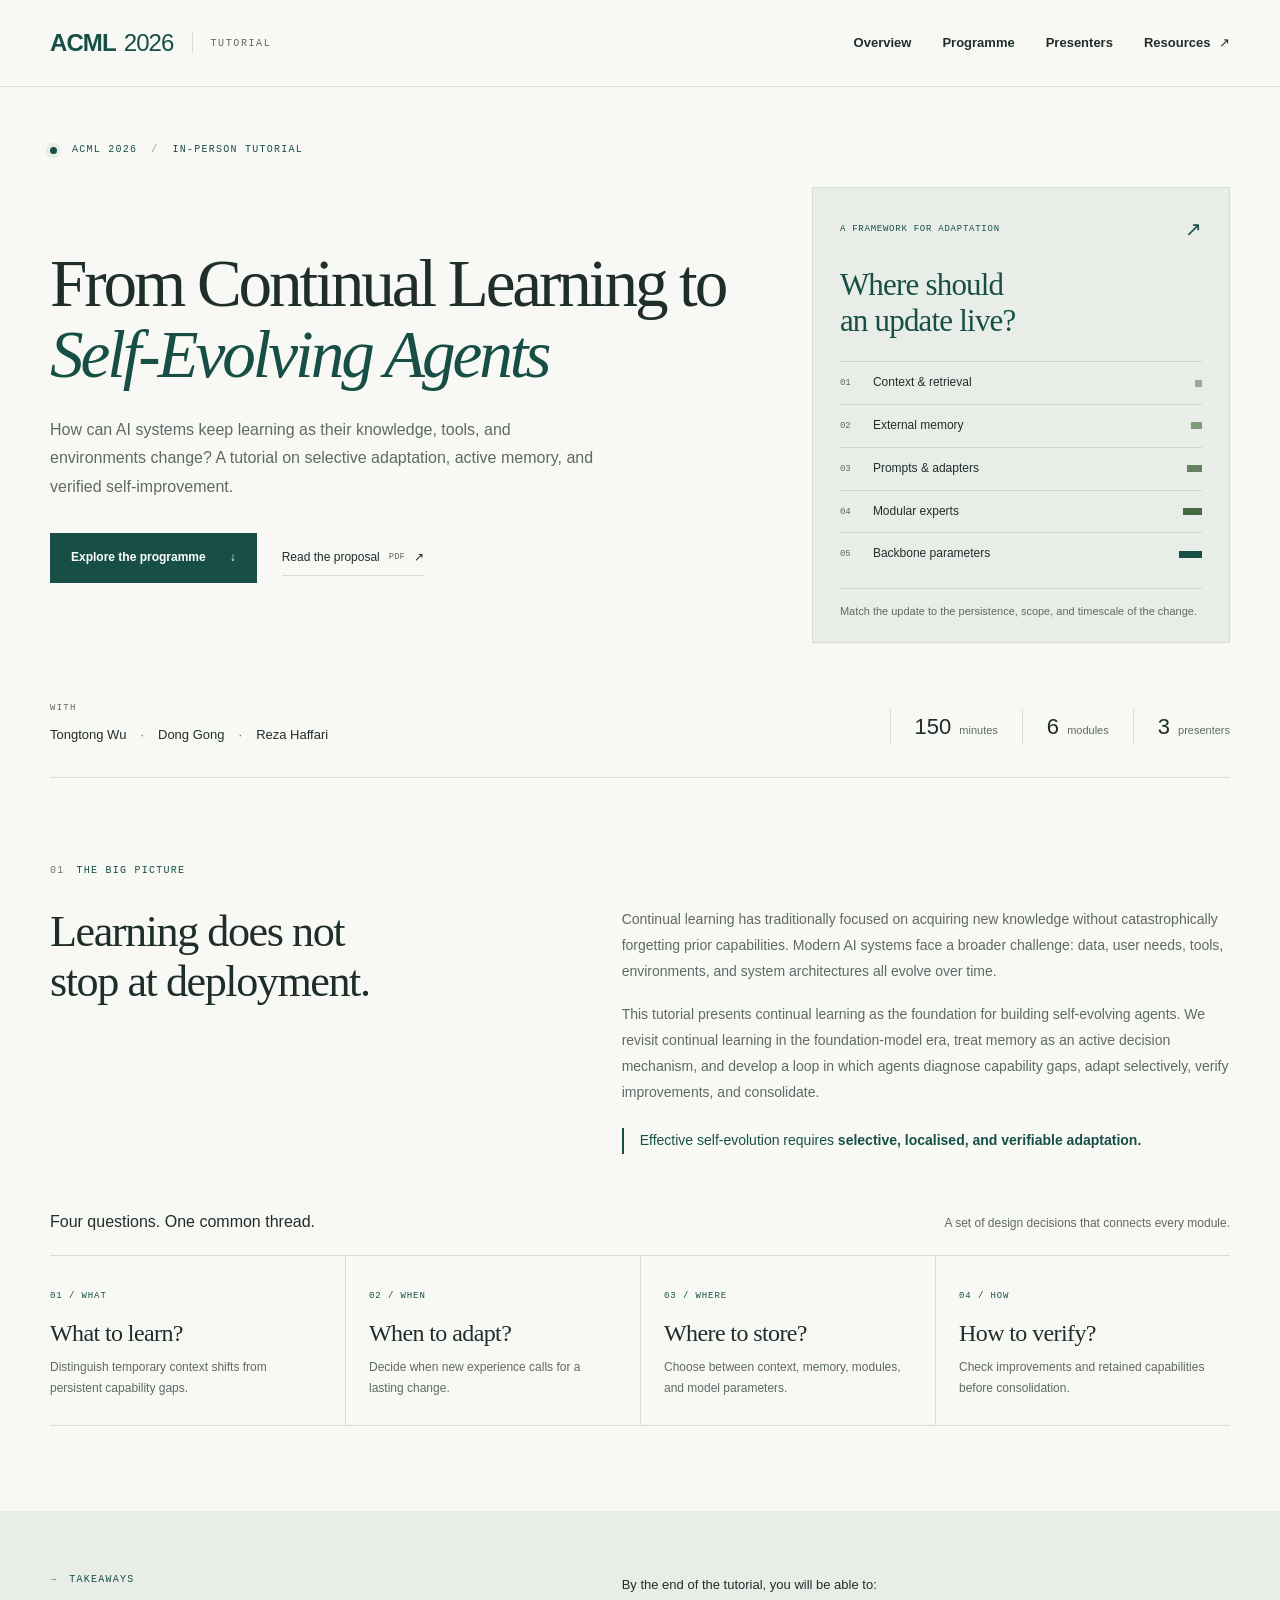
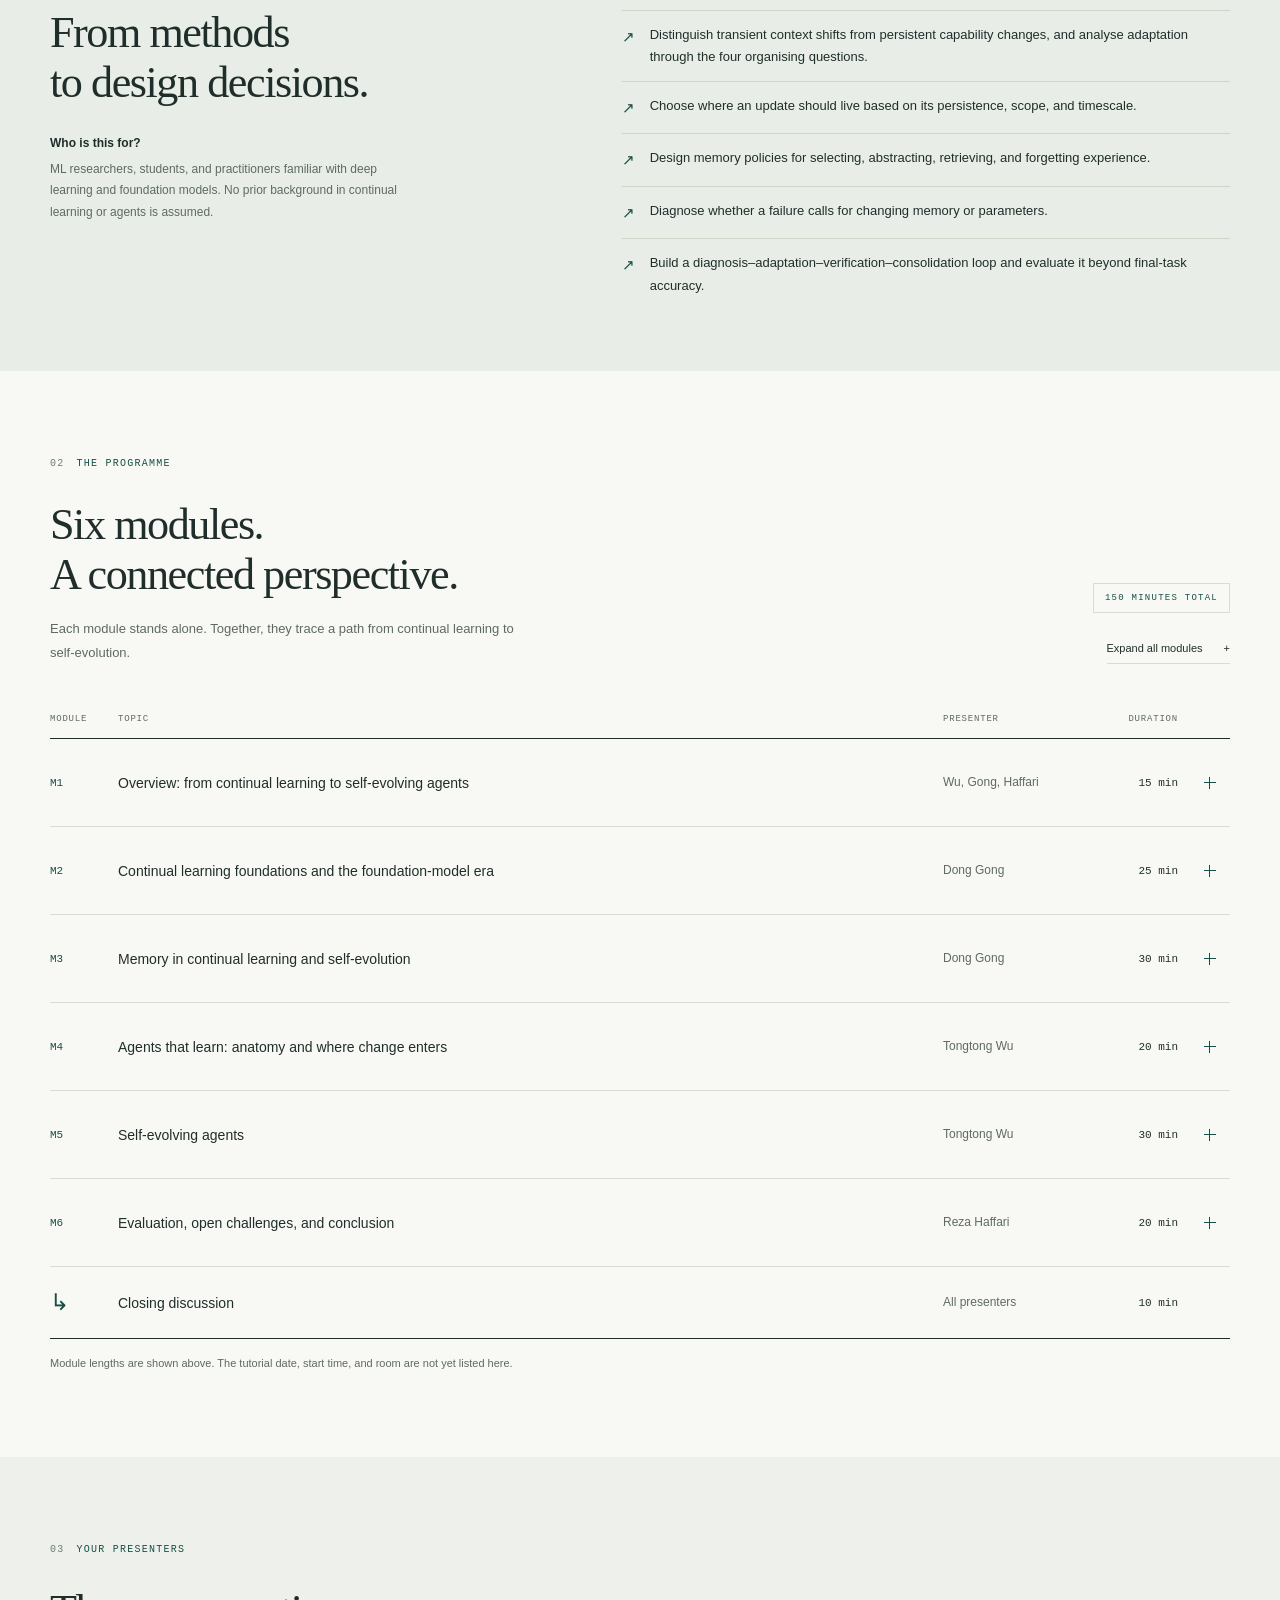
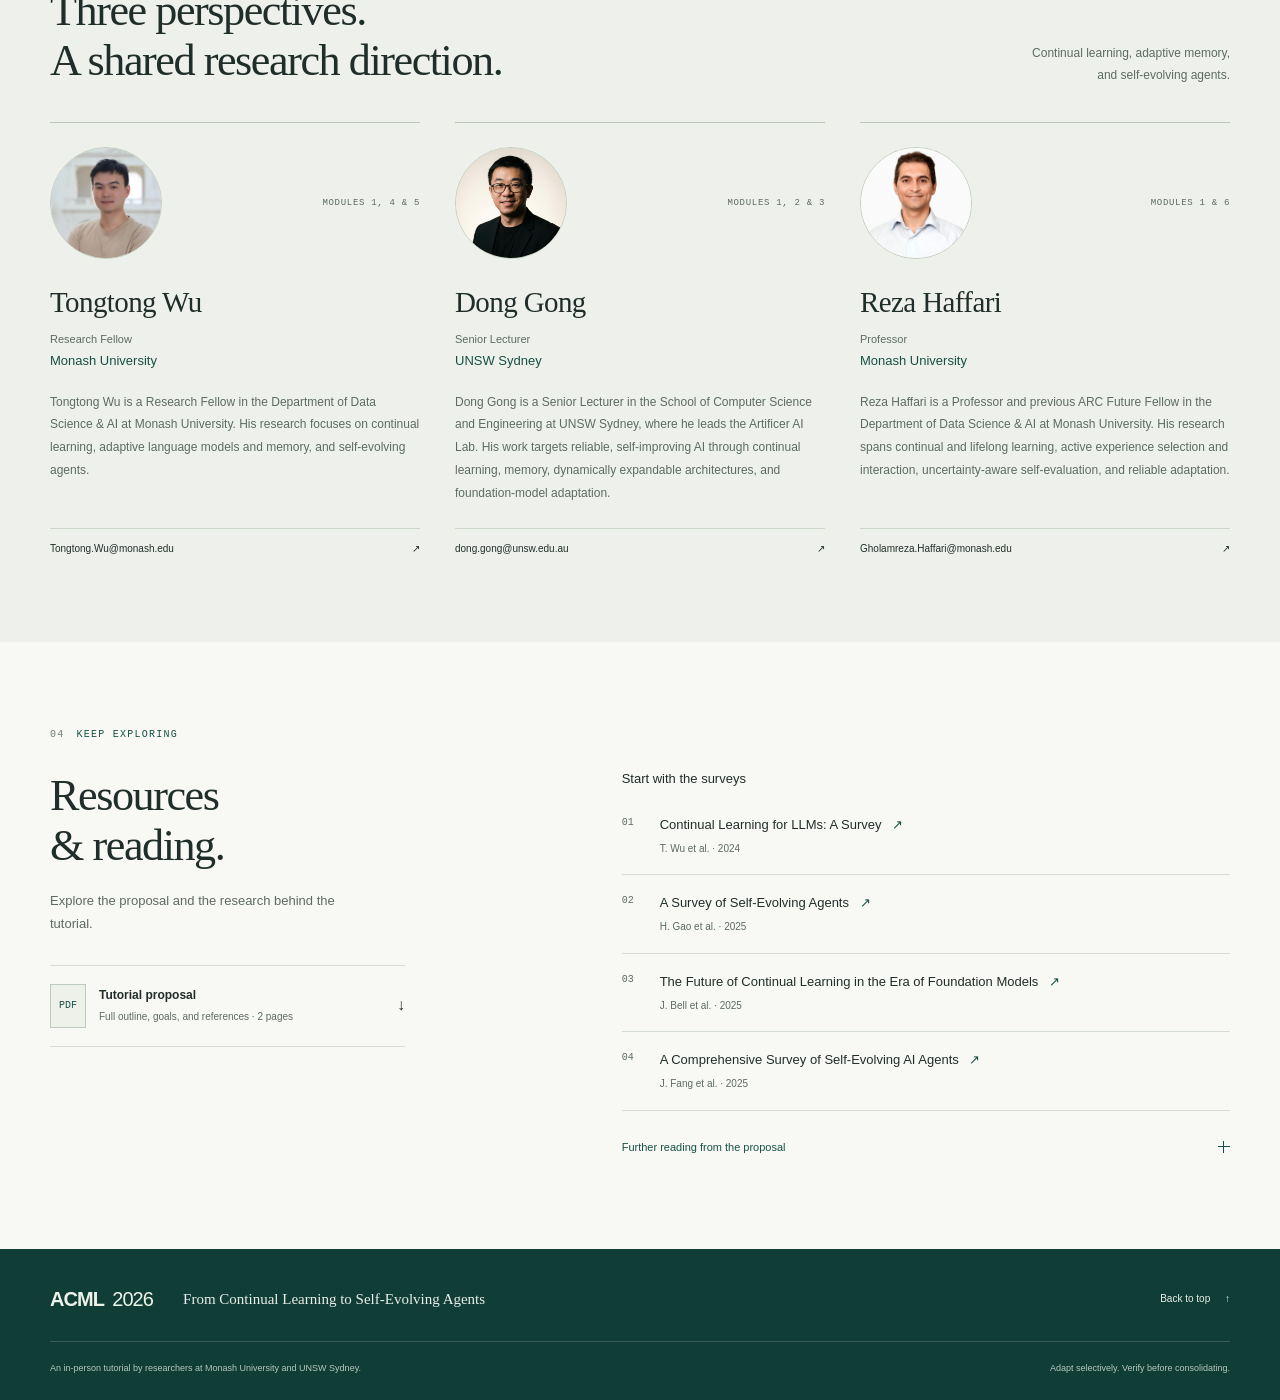
<file: index.html>
<!doctype html>
<html lang="en">
<head>
  <meta charset="utf-8">
  <meta name="viewport" content="width=device-width, initial-scale=1">
  <meta name="theme-color" content="#174f46">
  <meta name="description" content="An ACML 2026 tutorial connecting continual learning, foundation models, memory, and self-evolving agents. With Tongtong Wu, Dong Gong, and Reza Haffari.">
  <meta property="og:type" content="website">
  <meta property="og:title" content="From Continual Learning to Self-Evolving Agents | ACML 2026">
  <meta property="og:description" content="What to learn. When to adapt. Where to store. How to verify. A 150-minute, in-person tutorial at ACML 2026.">
  <title>From Continual Learning to Self-Evolving Agents · ACML 2026</title>
  <link rel="icon" href="assets/favicon.svg" type="image/svg+xml">
  <link rel="stylesheet" href="assets/styles.css">
  <script src="assets/main.js" defer></script>
</head>
<body id="top">
  <a class="skip-link" href="#main">Skip to content</a>

  <header class="site-header">
    <div class="container header-inner">
      <a class="wordmark" href="#top" aria-label="ACML 2026 tutorial, back to top">ACML<span>2026</span><span class="wordmark-divider" aria-hidden="true"></span><span class="wordmark-label">TUTORIAL</span></a>
      <button class="menu-toggle" type="button" aria-expanded="false" aria-controls="site-nav" hidden>Menu <span aria-hidden="true">+</span></button>
      <nav class="site-nav" id="site-nav" aria-label="Main navigation">
        <a href="#about">Overview</a>
        <a href="#programme">Programme</a>
        <a href="#presenters">Presenters</a>
        <a href="#resources">Resources <span aria-hidden="true">↗</span></a>
      </nav>
    </div>
  </header>

  <main id="main">
    <section class="hero" aria-labelledby="tutorial-title">
      <div class="container">
        <div class="eyebrow"><span class="status-dot" aria-hidden="true"></span> ACML 2026 <span class="eyebrow-separator" aria-hidden="true">/</span> IN-PERSON TUTORIAL</div>
        <div class="hero-grid">
          <div class="hero-copy">
            <h1 id="tutorial-title">From Continual Learning to <em>Self-Evolving Agents</em></h1>
            <p class="hero-description">How can AI systems keep learning as their knowledge, tools, and environments change? A tutorial on selective adaptation, active memory, and verified self-improvement.</p>
            <div class="hero-actions">
              <a class="button button-primary" href="#programme">Explore the programme <span aria-hidden="true">↓</span></a>
              <a class="text-link" href="assets/acml2026-tutorial-proposal.pdf">Read the proposal <span class="link-meta">PDF</span> <span aria-hidden="true">↗</span></a>
            </div>
          </div>

          <aside class="adaptation-panel" aria-labelledby="adaptation-title">
            <div class="panel-topline"><span class="tiny-label">A FRAMEWORK FOR ADAPTATION</span><span class="panel-symbol" aria-hidden="true">↗</span></div>
            <h2 id="adaptation-title">Where should<br>an update live?</h2>
            <ol class="adaptation-layers">
              <li><span class="layer-number">01</span><span>Context &amp; retrieval</span><span class="layer-mark" aria-hidden="true"></span></li>
              <li><span class="layer-number">02</span><span>External memory</span><span class="layer-mark" aria-hidden="true"></span></li>
              <li><span class="layer-number">03</span><span>Prompts &amp; adapters</span><span class="layer-mark" aria-hidden="true"></span></li>
              <li><span class="layer-number">04</span><span>Modular experts</span><span class="layer-mark" aria-hidden="true"></span></li>
              <li><span class="layer-number">05</span><span>Backbone parameters</span><span class="layer-mark" aria-hidden="true"></span></li>
            </ol>
            <p class="panel-caption">Match the update to the persistence, scope, and timescale of the change.</p>
          </aside>
        </div>

        <div class="hero-footer">
          <div class="hero-presenters"><span class="tiny-label">WITH</span><p><a href="#tongtong-wu">Tongtong Wu</a><span aria-hidden="true">·</span><a href="#dong-gong">Dong Gong</a><span aria-hidden="true">·</span><a href="#reza-haffari">Reza Haffari</a></p></div>
          <div class="hero-facts"><span><strong>150</strong> minutes</span><span><strong>6</strong> modules</span><span><strong>3</strong> presenters</span></div>
        </div>
      </div>
    </section>

    <section class="section overview-section" id="about" aria-labelledby="about-title">
      <div class="container">
        <div class="section-label"><span>01</span> THE BIG PICTURE</div>
        <div class="intro-grid">
          <h2 class="section-title" id="about-title">Learning does not<br>stop at deployment.</h2>
          <div class="prose">
            <p>Continual learning has traditionally focused on acquiring new knowledge without catastrophically forgetting prior capabilities. Modern AI systems face a broader challenge: data, user needs, tools, environments, and system architectures all evolve over time.</p>
            <p>This tutorial presents continual learning as the foundation for building self-evolving agents. We revisit continual learning in the foundation-model era, treat memory as an active decision mechanism, and develop a loop in which agents diagnose capability gaps, adapt selectively, verify improvements, and consolidate.</p>
            <p class="key-message">Effective self-evolution requires <strong>selective, localised, and verifiable adaptation.</strong></p>
          </div>
        </div>

        <div class="questions-heading"><h3>Four questions. One common thread.</h3><p>A set of design decisions that connects every module.</p></div>
        <ol class="question-grid">
          <li><span class="question-index">01 / WHAT</span><h4>What to learn?</h4><p>Distinguish temporary context shifts from persistent capability gaps.</p></li>
          <li><span class="question-index">02 / WHEN</span><h4>When to adapt?</h4><p>Decide when new experience calls for a lasting change.</p></li>
          <li><span class="question-index">03 / WHERE</span><h4>Where to store?</h4><p>Choose between context, memory, modules, and model parameters.</p></li>
          <li><span class="question-index">04 / HOW</span><h4>How to verify?</h4><p>Check improvements and retained capabilities before consolidation.</p></li>
        </ol>
      </div>
    </section>

    <section class="outcomes-section" aria-labelledby="outcomes-title">
      <div class="container outcomes-grid">
        <div>
          <div class="section-label"><span>→</span> TAKEAWAYS</div>
          <h2 class="section-title" id="outcomes-title">From methods<br>to design decisions.</h2>
          <div class="audience-note"><h3>Who is this for?</h3><p>ML researchers, students, and practitioners familiar with deep learning and foundation models. No prior background in continual learning or agents is assumed.</p></div>
        </div>
        <div class="outcomes-content">
          <p class="outcomes-intro">By the end of the tutorial, you will be able to:</p>
          <ul class="outcomes-list">
            <li>Distinguish transient context shifts from persistent capability changes, and analyse adaptation through the four organising questions.</li>
            <li>Choose where an update should live based on its persistence, scope, and timescale.</li>
            <li>Design memory policies for selecting, abstracting, retrieving, and forgetting experience.</li>
            <li>Diagnose whether a failure calls for changing memory or parameters.</li>
            <li>Build a diagnosis–adaptation–verification–consolidation loop and evaluate it beyond final-task accuracy.</li>
          </ul>
        </div>
      </div>
    </section>

    <section class="section programme-section" id="programme" aria-labelledby="programme-title">
      <div class="container">
        <div class="section-label"><span>02</span> THE PROGRAMME</div>
        <div class="section-heading-row"><div><h2 class="section-title" id="programme-title">Six modules.<br>A connected perspective.</h2><p class="section-description">Each module stands alone. Together, they trace a path from continual learning to self-evolution.</p></div><div class="programme-controls"><span class="duration-badge">150 MINUTES TOTAL</span><button class="expand-button" id="expand-modules" type="button" hidden>Expand all modules <span aria-hidden="true">+</span></button></div></div>

        <div class="schedule" aria-label="Tutorial programme">
          <div class="schedule-heading" aria-hidden="true"><span>MODULE</span><span>TOPIC</span><span>PRESENTER</span><span>DURATION</span><span></span></div>
          <details class="module" id="module-1">
            <summary><span class="module-number">M1</span><h3>Overview: from continual learning to self-evolving agents</h3><span class="module-presenter">Wu, Gong, Haffari</span><span class="module-duration">15 min</span><span class="module-toggle" aria-hidden="true"></span></summary>
            <div class="module-body"><p>We map the vocabulary of continual learning, self-evolution, and LLM agents. We distinguish transient context shifts from persistent capability changes, explain why repeated fine-tuning is inefficient, and introduce the four organising questions: what to learn, when to adapt, where to store, and how to verify.</p><div class="module-tags"><span>Shared vocabulary</span><span>Adaptation decisions</span></div></div>
          </details>
          <details class="module" id="module-2">
            <summary><span class="module-number">M2</span><h3>Continual learning foundations and the foundation-model era</h3><span class="module-presenter">Dong Gong</span><span class="module-duration">25 min</span><span class="module-toggle" aria-hidden="true"></span></summary>
            <div class="module-body"><p>We revisit replay, regularisation, parameter isolation, and expansion through their assumptions and stability–plasticity trade-offs. We examine how foundation models reshape forgetting and transfer, motivating selective rather than uniform updates. An adaptation hierarchy connects context and retrieval, external memory, prompts and adapters, modular experts, and backbone parameters.</p><div class="module-tags"><span>Stability &amp; plasticity</span><span>Adaptation hierarchy</span></div></div>
          </details>
          <details class="module" id="module-3">
            <summary><span class="module-number">M3</span><h3>Memory in continual learning and self-evolution</h3><span class="module-presenter">Dong Gong</span><span class="module-duration">30 min</span><span class="module-toggle" aria-hidden="true"></span></summary>
            <div class="module-body"><p>We treat memory as an active decision mechanism: selecting experience, abstracting it, retrieving it, and deliberately forgetting. We compare episodic and semantic, parametric and external, and passive and diagnosis-driven memory, and discuss why larger memory does not imply stronger long-term capability.</p><div class="module-tags"><span>Memory policies</span><span>Experience selection</span></div></div>
          </details>
          <details class="module" id="module-4">
            <summary><span class="module-number">M4</span><h3>Agents that learn: anatomy and where change enters</h3><span class="module-presenter">Tongtong Wu</span><span class="module-duration">20 min</span><span class="module-toggle" aria-hidden="true"></span></summary>
            <div class="module-body"><p>We describe the components of an agent that learns from its own operation: policy, context, memory, tools, skills, environment, and multi-agent topology. Using evidence of deployment drift in tools, library versions, and knowledge sources, we map the adaptation hierarchy onto these components and separate component-level from policy-level change.</p><div class="module-tags"><span>Agent anatomy</span><span>Deployment drift</span></div></div>
          </details>
          <details class="module" id="module-5">
            <summary><span class="module-number">M5</span><h3>Self-evolving agents</h3><span class="module-presenter">Tongtong Wu</span><span class="module-duration">30 min</span><span class="module-toggle" aria-hidden="true"></span></summary>
            <div class="module-body"><p>We develop a closed loop of experience, capability diagnosis, targeted assistance, selective adaptation, verification, and consolidation. We organise methods into component-level evolution of memory, skills, and tools; policy-level evolution from trajectories and active interaction; test-time adaptation; and structural evolution of agent topologies.</p><div class="module-tags"><span>Self-evolution loop</span><span>Selective adaptation</span></div></div>
          </details>
          <details class="module" id="module-6">
            <summary><span class="module-number">M6</span><h3>Evaluation, open challenges, and conclusion</h3><span class="module-presenter">Reza Haffari</span><span class="module-duration">20 min</span><span class="module-toggle" aria-hidden="true"></span></summary>
            <div class="module-body"><p>We cover introspection and self-evaluation as the gate on the self-evolution loop. Evaluation goes beyond final-task accuracy to retention, adaptation speed, transfer, efficiency, robustness, and error accumulation. Open challenges include model–memory coordination, resource growth, and reliable self-generated learning.</p><div class="module-tags"><span>Verification</span><span>Long-term evaluation</span></div></div>
          </details>
          <div class="discussion-row"><span class="discussion-icon" aria-hidden="true">↳</span><h3>Closing discussion</h3><span class="module-presenter">All presenters</span><span class="module-duration">10 min</span><span></span></div>
        </div>
        <p class="schedule-note">Module lengths are shown above. The tutorial date, start time, and room are not yet listed here.</p>
      </div>
    </section>

    <section class="section presenters-section" id="presenters" aria-labelledby="presenters-title">
      <div class="container">
        <div class="section-label"><span>03</span> YOUR PRESENTERS</div>
        <div class="section-heading-row"><h2 class="section-title" id="presenters-title">Three perspectives.<br>A shared research direction.</h2><p class="presenters-note">Continual learning, adaptive memory,<br>and self-evolving agents.</p></div>
        <div class="presenter-grid">
          <article class="presenter" id="tongtong-wu">
            <div class="presenter-topline"><a class="presenter-photo-link" href="https://wutong8023.site/" aria-label="Tongtong Wu's academic homepage"><img class="presenter-photo" src="assets/presenters/tongtong-wu.webp" alt="Portrait of Tongtong Wu" width="112" height="112" loading="lazy" decoding="async"></a><span class="tiny-label">MODULES 1, 4 &amp; 5</span></div>
            <h3>Tongtong Wu</h3><p class="presenter-role">Research Fellow</p><p class="presenter-affiliation">Monash University</p>
            <p class="presenter-bio">Tongtong Wu is a Research Fellow in the Department of Data Science &amp; AI at Monash University. His research focuses on continual learning, adaptive language models and memory, and self-evolving agents.</p>
            <a class="presenter-email" href="mailto:Tongtong.Wu@monash.edu">Tongtong.Wu@monash.edu <span aria-hidden="true">↗</span></a>
          </article>
          <article class="presenter" id="dong-gong">
            <div class="presenter-topline"><a class="presenter-photo-link" href="https://www.unsw.edu.au/staff/dong-gong" aria-label="Dong Gong's official UNSW profile"><img class="presenter-photo" src="assets/presenters/dong-gong.jpg" alt="Portrait of Dong Gong" width="112" height="112" loading="lazy" decoding="async"></a><span class="tiny-label">MODULES 1, 2 &amp; 3</span></div>
            <h3>Dong Gong</h3><p class="presenter-role">Senior Lecturer</p><p class="presenter-affiliation">UNSW Sydney</p>
            <p class="presenter-bio">Dong Gong is a Senior Lecturer in the School of Computer Science and Engineering at UNSW Sydney, where he leads the Artificer AI Lab. His work targets reliable, self-improving AI through continual learning, memory, dynamically expandable architectures, and foundation-model adaptation.</p>
            <a class="presenter-email" href="mailto:dong.gong@unsw.edu.au">dong.gong@unsw.edu.au <span aria-hidden="true">↗</span></a>
          </article>
          <article class="presenter" id="reza-haffari">
            <div class="presenter-topline"><a class="presenter-photo-link" href="https://research.monash.edu/en/persons/reza-haffari/" aria-label="Reza Haffari's official Monash profile"><img class="presenter-photo" src="assets/presenters/reza-haffari.jpg" alt="Portrait of Reza Haffari" width="112" height="112" loading="lazy" decoding="async"></a><span class="tiny-label">MODULES 1 &amp; 6</span></div>
            <h3>Reza Haffari</h3><p class="presenter-role">Professor</p><p class="presenter-affiliation">Monash University</p>
            <p class="presenter-bio">Reza Haffari is a Professor and previous ARC Future Fellow in the Department of Data Science &amp; AI at Monash University. His research spans continual and lifelong learning, active experience selection and interaction, uncertainty-aware self-evaluation, and reliable adaptation.</p>
            <a class="presenter-email" href="mailto:Gholamreza.Haffari@monash.edu">Gholamreza.Haffari@monash.edu <span aria-hidden="true">↗</span></a>
          </article>
        </div>
      </div>
    </section>

    <section class="section resources-section" id="resources" aria-labelledby="resources-title">
      <div class="container">
        <div class="section-label"><span>04</span> KEEP EXPLORING</div>
        <div class="resources-grid">
          <div class="resources-intro"><h2 class="section-title" id="resources-title">Resources<br>&amp; reading.</h2><p class="section-description">Explore the proposal and the research behind the tutorial.</p><a class="proposal-download" href="assets/acml2026-tutorial-proposal.pdf" download><span class="pdf-icon" aria-hidden="true">PDF</span><span><strong>Tutorial proposal</strong><small>Full outline, goals, and references · 2 pages</small></span><span aria-hidden="true">↓</span></a></div>
          <div class="reading-list">
            <h3>Start with the surveys</h3>
            <ol class="featured-reading">
              <li><span class="reference-number">01</span><div><a href="https://arxiv.org/abs/2402.01364">Continual Learning for LLMs: A Survey <span aria-hidden="true">↗</span></a><p>T. Wu et al. · 2024</p></div></li>
              <li><span class="reference-number">02</span><div><a href="https://arxiv.org/abs/2507.21046">A Survey of Self-Evolving Agents <span aria-hidden="true">↗</span></a><p>H. Gao et al. · 2025</p></div></li>
              <li><span class="reference-number">03</span><div><a href="https://arxiv.org/abs/2506.03320">The Future of Continual Learning in the Era of Foundation Models <span aria-hidden="true">↗</span></a><p>J. Bell et al. · 2025</p></div></li>
              <li><span class="reference-number">04</span><div><a href="https://arxiv.org/abs/2508.07407">A Comprehensive Survey of Self-Evolving AI Agents <span aria-hidden="true">↗</span></a><p>J. Fang et al. · 2025</p></div></li>
            </ol>
            <details class="further-reading"><summary>Further reading from the proposal <span class="module-toggle" aria-hidden="true"></span></summary><ul>
              <li><strong>Overcoming catastrophic forgetting in neural networks.</strong> J. Kirkpatrick et al. PNAS, 2017.</li>
              <li><strong>Self-expansion of pre-trained models with mixture of adapters.</strong> H. Wang et al. CVPR, 2025.</li>
              <li><a href="https://arxiv.org/abs/2603.27481">On token’s dilemma: dynamic MoE with drift-aware token assignment.</a> C. Zhao et al. arXiv, 2026.</li>
              <li><strong>Little by little: continual learning via incremental mixture of rank-1 associative memory experts.</strong> H. Lu et al. ICML, 2026.</li>
              <li><a href="https://arxiv.org/abs/2607.06974">MILES: modular instruction memory with learnable selection.</a> R. Tong et al. arXiv, 2026.</li>
              <li><strong>Environment-aware code generation: how far are we?</strong> T. Wu et al. ICSE, 2026.</li>
              <li><strong>CARD: conditional design of multi-agent topological structures.</strong> T. Wu et al. ICLR, 2026.</li>
              <li><strong>IntroLM: introspective LMs via prefilling-time self-evaluation.</strong> H. Kasnavieh et al. ACL Findings, 2026.</li>
            </ul></details>
          </div>
        </div>
      </div>
    </section>
  </main>

  <footer class="site-footer"><div class="container"><div class="footer-top"><a class="wordmark" href="#top">ACML<span>2026</span></a><p>From Continual Learning to Self-Evolving Agents</p><a class="back-to-top" href="#top">Back to top <span aria-hidden="true">↑</span></a></div><div class="footer-bottom"><p>An in-person tutorial by researchers at Monash University and UNSW Sydney.</p><p>Adapt selectively. Verify before consolidating.</p></div></div></footer>
</body>
</html>
</file>
<file: assets/styles.css>
/* Static, dependency-free styles. All fonts are local system fonts. */
:root {
  --paper: #f8f9f5;
  --white: #fff;
  --ink: #202e2b;
  --muted: #5e6a65;
  --green: #174f46;
  --green-dark: #103d35;
  --sage: #e8eee7;
  --line: #d5ddd4;
  --serif: Georgia, "Times New Roman", serif;
  --sans: -apple-system, BlinkMacSystemFont, "Segoe UI", Helvetica, Arial, sans-serif;
  --mono: "SFMono-Regular", Consolas, "Liberation Mono", monospace;
}
* { box-sizing: border-box; }
html { scroll-behavior: smooth; scroll-padding-top: 108px; }
body { margin: 0; color: var(--ink); background: var(--paper); font-family: var(--sans); font-size: 16px; line-height: 1.65; -webkit-font-smoothing: antialiased; }
button, input { font: inherit; }
button, a, summary { -webkit-tap-highlight-color: transparent; }
button { color: inherit; }
a { color: inherit; text-underline-offset: 4px; }
a:hover { color: var(--green); }
a:focus-visible, button:focus-visible, summary:focus-visible { outline: 3px solid #b65a29; outline-offset: 5px; border-radius: 2px; }
::selection { color: var(--white); background: var(--green); }
h1, h2, h3, h4, p { margin: 0; }
h1, h2, h3, h4 { line-height: 1.2; }
[hidden] { display: none !important; }
.container { width: min(1180px, calc(100% - 96px)); margin-inline: auto; }
.skip-link { position: fixed; top: 12px; left: 12px; z-index: 100; padding: 10px 20px; color: var(--white); background: var(--green); transform: translateY(-180%); }
.skip-link:focus { transform: translateY(0); }
.site-header { position: sticky; top: 0; z-index: 20; background: var(--paper); border-bottom: 1px solid var(--line); }
.header-inner { min-height: 86px; display: flex; align-items: center; justify-content: space-between; gap: 28px; }
.wordmark { display: inline-flex; align-items: center; gap: 8px; flex-shrink: 0; font-size: 24px; font-weight: 750; letter-spacing: -.9px; text-decoration: none; color: var(--green); }
.wordmark > span:first-child { font-weight: 400; }
.wordmark-divider { width: 1px; height: 20px; margin-inline: 10px; background: var(--line); }
.wordmark .wordmark-label { font: 10px var(--mono); letter-spacing: 1.6px; color: var(--muted); }
.site-nav { display: flex; align-items: center; gap: 31px; }
.site-nav a { position: relative; font-size: 13px; font-weight: 550; text-decoration: none; padding-block: 8px; }
.site-nav a::after { content: ""; position: absolute; left: 0; right: 0; bottom: 1px; height: 1px; background: var(--green); transform: scaleX(0); transform-origin: left; transition: transform .18s ease; }
.site-nav a:hover::after, .site-nav a[aria-current="location"]::after { transform: scaleX(1); }
.site-nav a span { margin-left: 5px; }
.menu-toggle { display: none; border: 1px solid var(--line); background: transparent; padding: 8px 13px; font-size: 13px; cursor: pointer; }
.menu-toggle span { padding-left: 12px; }
.hero { padding-top: 55px; }
.eyebrow, .tiny-label, .section-label, .question-index, .duration-badge { font-family: var(--mono); font-size: 10px; line-height: 1.6; letter-spacing: 1.25px; font-weight: 400; }
.eyebrow { display: flex; align-items: center; gap: 12px; color: var(--green); }
.status-dot { display: inline-block; width: 7px; height: 7px; background: var(--green); border-radius: 50%; box-shadow: 0 0 0 4px #e5ece4; margin-right: 3px; }
.eyebrow-separator { color: #909f94; margin-inline: 2px; }
.hero-grid { display: grid; grid-template-columns: 1.65fr 1fr; gap: 72px; align-items: center; margin-top: 29px; }
.hero-copy h1 { font-family: var(--serif); font-size: clamp(52px, 5.25vw, 76px); font-weight: 400; line-height: 1.065; letter-spacing: -3.1px; max-width: 690px; }
.hero-copy h1 em { color: var(--green); font-weight: 400; }
.hero-description { margin-top: 25px; color: var(--muted); max-width: 560px; font-size: 16px; line-height: 1.8; }
.hero-actions { display: flex; align-items: center; flex-wrap: wrap; gap: 25px; margin-top: 31px; }
.button { display: inline-flex; align-items: center; gap: 24px; padding: 14px 20px; text-decoration: none; font-size: 12px; font-weight: 550; }
.button-primary { background: var(--green); border: 1px solid var(--green); color: var(--white); transition: background .18s ease; }
.button-primary:hover { color: var(--white); background: var(--green-dark); }
.text-link { display: inline-flex; align-items: center; gap: 9px; font-size: 12px; text-decoration: none; border-bottom: 1px solid var(--line); padding-block: 8px; }
.link-meta { font: 9px var(--mono); color: var(--muted); }
.adaptation-panel { position: relative; background: var(--sage); border: 1px solid #d5dfd2; padding: 25px 27px 22px; }
.panel-topline { display: flex; justify-content: space-between; align-items: center; gap: 15px; color: var(--green); }
.panel-topline .tiny-label { font-size: 9px; letter-spacing: .75px; }
.panel-symbol { font-size: 20px; }
.adaptation-panel h2 { font: 400 31px/1.15 var(--serif); letter-spacing: -.8px; margin-top: 21px; color: var(--green); }
.adaptation-layers { list-style: none; padding: 0; margin: 23px 0 0; }
.adaptation-layers li { display: grid; grid-template-columns: 24px 1fr 25px; gap: 9px; align-items: center; padding: 11px 0; border-top: 1px solid #cdd8c9; font-size: 12px; }
.layer-number { color: var(--muted); font: 9px var(--mono); }
.layer-mark { display: block; width: 7px; height: 7px; background: #96ab93; justify-self: end; }
.adaptation-layers li:nth-child(2) .layer-mark { width: 11px; background: #7f9b7c; }
.adaptation-layers li:nth-child(3) .layer-mark { width: 15px; background: #658361; }
.adaptation-layers li:nth-child(4) .layer-mark { width: 19px; background: #426940; }
.adaptation-layers li:nth-child(5) .layer-mark { width: 23px; background: var(--green); }
.panel-caption { font-size: 11px; line-height: 1.65; color: var(--muted); margin-top: 13px; border-top: 1px solid #cdd8c9; padding-top: 13px; }
.hero-footer { display: flex; align-items: flex-end; justify-content: space-between; gap: 30px; margin-top: 49px; padding-bottom: 32px; border-bottom: 1px solid var(--line); }
.hero-presenters .tiny-label { font-size: 9px; color: var(--muted); }
.hero-presenters p { display: flex; flex-wrap: wrap; gap: 14px; margin-top: 5px; font-size: 13px; }
.hero-presenters p a { text-decoration: none; }
.hero-presenters p a:hover { text-decoration: underline; }
.hero-presenters p > span { color: var(--muted); }
.hero-facts { display: flex; gap: 24px; flex-shrink: 0; font-size: 11px; color: var(--muted); }
.hero-facts > span { padding-left: 24px; border-left: 1px solid var(--line); }
.hero-facts strong { font-size: 22px; color: var(--ink); font-weight: 450; margin-right: 5px; }
.section { padding-block: 85px; }
.section-label { display: flex; align-items: center; gap: 12px; color: var(--green); margin-bottom: 28px; }
.section-label > span { color: #6e7d71; }
.section-title { font: 400 clamp(34px, 3.45vw, 46px)/1.13 var(--serif); letter-spacing: -1.45px; }
.intro-grid { display: grid; grid-template-columns: 1fr 1.25fr; gap: 85px; }
.prose { color: var(--muted); font-size: 14px; line-height: 1.85; }
.prose p + p { margin-top: 17px; }
.prose .key-message { color: var(--green); border-left: 2px solid var(--green); padding-left: 16px; margin-top: 23px; }
.key-message strong { font-weight: 600; }
.questions-heading { display: flex; align-items: baseline; justify-content: space-between; gap: 20px; margin-top: 58px; margin-bottom: 21px; }
.questions-heading h3 { font-size: 16px; font-weight: 500; }
.questions-heading p { font-size: 12px; color: var(--muted); }
.question-grid { display: grid; grid-template-columns: repeat(4, 1fr); list-style: none; padding: 0; margin: 0; border-top: 1px solid var(--line); border-bottom: 1px solid var(--line); }
.question-grid li { padding: 24px 23px 26px; border-left: 1px solid var(--line); }
.question-grid li:first-child { padding-left: 0; border-left: 0; }
.question-index { font-size: 9px; color: var(--green); letter-spacing: .9px; }
.question-grid h4 { font-family: var(--serif); font-size: 24px; font-weight: 400; letter-spacing: -.6px; margin-block: 12px 10px; }
.question-grid p { color: var(--muted); font-size: 12px; line-height: 1.75; }
.outcomes-section { background: var(--sage); padding-block: 61px; }
.outcomes-grid { display: grid; grid-template-columns: 1fr 1.25fr; gap: 85px; }
.outcomes-section .section-label { margin-bottom: 20px; }
.audience-note { margin-top: 28px; max-width: 350px; }
.audience-note h3 { font-size: 12px; font-weight: 600; margin-bottom: 8px; }
.audience-note p { font-size: 12px; color: var(--muted); line-height: 1.8; }
.outcomes-intro { font-size: 13px; margin-top: 2px; padding-bottom: 14px; }
.outcomes-list { list-style: none; padding: 0; margin: 0; }
.outcomes-list li { display: grid; grid-template-columns: 15px 1fr; gap: 13px; padding: 13px 0; font-size: 13px; line-height: 1.7; border-top: 1px solid #cbd6c7; }
.outcomes-list li::before { content: "↗"; color: var(--green); font-size: 15px; }
.section-heading-row { display: flex; justify-content: space-between; align-items: flex-end; gap: 45px; margin-bottom: 36px; }
.section-description { max-width: 490px; margin-top: 18px; color: var(--muted); font-size: 13px; line-height: 1.8; }
.programme-controls { display: flex; flex-direction: column; align-items: flex-end; gap: 20px; flex-shrink: 0; }
.duration-badge { border: 1px solid var(--line); padding: 7px 11px; font-size: 9px; color: var(--green); }
.expand-button { border: 0; border-bottom: 1px solid var(--line); padding: 6px 0; background: transparent; font-size: 11px; cursor: pointer; }
.expand-button:hover { color: var(--green); }
.expand-button span { margin-left: 18px; }
.schedule-heading, .module summary, .discussion-row { display: grid; grid-template-columns: 48px minmax(0, 1fr) 145px 70px 18px; gap: 20px; align-items: center; }
.schedule-heading { font: 9px var(--mono); letter-spacing: .8px; color: var(--muted); padding: 14px 14px 14px 0; border-bottom: 1px solid var(--ink); }
.schedule-heading > :nth-child(4) { text-align: right; }
.module { border-bottom: 1px solid var(--line); }
.module summary { min-height: 87px; padding: 21px 14px 21px 0; list-style: none; cursor: pointer; transition: background .15s ease; }
.module summary::-webkit-details-marker, .further-reading summary::-webkit-details-marker { display: none; }
.module summary:hover { background: #edf1e9; }
.module-number { color: var(--green); font: 11px var(--mono); }
.module h3, .discussion-row h3 { font-size: 14px; font-weight: 500; line-height: 1.6; }
.module-presenter { color: var(--muted); font-size: 12px; }
.module-duration { font: 11px var(--mono); text-align: right; white-space: nowrap; }
.module-toggle { width: 12px; height: 12px; position: relative; display: inline-block; justify-self: end; flex-shrink: 0; }
.module-toggle::before, .module-toggle::after { content: ""; position: absolute; background: var(--green); }
.module-toggle::before { width: 12px; height: 1px; top: 5px; left: 0; }
.module-toggle::after { width: 1px; height: 12px; left: 5px; top: 0; transition: transform .18s ease; }
details[open] > summary .module-toggle::after { transform: rotate(90deg); }
.module[open] { background: #edf1e9; }
.module-body { padding: 0 130px 25px 68px; }
.module-body p { font-size: 13px; line-height: 1.85; color: var(--muted); max-width: 790px; }
.module-tags { display: flex; gap: 8px; flex-wrap: wrap; margin-top: 17px; }
.module-tags span { font: 9px var(--mono); color: var(--green); border: 1px solid #ccd7c8; padding: 4px 8px; }
.discussion-row { min-height: 72px; padding-right: 14px; border-bottom: 1px solid var(--ink); }
.discussion-icon { color: var(--green); font-size: 23px; }
.schedule-note { color: var(--muted); font-size: 11px; margin-top: 15px; }
.presenters-section { background: #eef1eb; }
.presenters-note { color: var(--muted); font-size: 12px; line-height: 1.8; text-align: right; }
.presenter-grid { display: grid; grid-template-columns: repeat(3, 1fr); gap: 35px; }
.presenter { display: flex; flex-direction: column; border-top: 1px solid #bbc8b8; padding-top: 24px; scroll-margin-top: 110px; }
.presenter-topline { display: flex; align-items: center; justify-content: space-between; gap: 10px; margin-bottom: 26px; }
.presenter-photo-link { display: inline-flex; flex-shrink: 0; border-radius: 50%; }
.presenter-photo { display: block; width: 112px; height: 112px; border-radius: 50%; object-fit: cover; object-position: center; border: 1px solid #c4d0bf; background: #dfe7da; }
.presenter-topline .tiny-label { font-size: 9px; color: var(--muted); letter-spacing: .7px; }
.presenter h3 { font: 400 29px/1.2 var(--serif); letter-spacing: -.6px; margin-bottom: 10px; }
.presenter-role { font-size: 11px; color: var(--muted); }
.presenter-affiliation { color: var(--green); font-size: 13px; margin-top: 2px; font-weight: 500; }
.presenter-bio { color: var(--muted); font-size: 12px; line-height: 1.9; margin-top: 19px; margin-bottom: 23px; }
.presenter-email { display: flex; align-items: baseline; justify-content: space-between; gap: 8px; font-size: 10px; text-decoration: none; border-top: 1px solid #ced8ca; padding-top: 12px; margin-top: auto; overflow-wrap: anywhere; }
.presenter-email:hover { text-decoration: underline; }
.resources-grid { display: grid; grid-template-columns: 1fr 1.25fr; gap: 85px; }
.resources-intro .section-description { max-width: 300px; }
.proposal-download { display: flex; align-items: center; gap: 13px; max-width: 355px; text-decoration: none; border-block: 1px solid var(--line); padding: 18px 0; margin-top: 29px; }
.proposal-download:hover { border-color: var(--green); }
.pdf-icon { width: 36px; height: 44px; display: grid; place-items: center; border: 1px solid #bccbbb; font: 10px var(--mono); color: var(--green); background: #edf1e9; }
.proposal-download > span:nth-child(2) { flex: 1; }
.proposal-download strong { font-size: 12px; font-weight: 550; display: block; }
.proposal-download small { display: block; color: var(--muted); font-size: 10px; margin-top: 3px; line-height: 1.6; }
.reading-list > h3 { font-size: 13px; font-weight: 500; margin-bottom: 10px; }
.featured-reading { padding: 0; margin: 0; list-style: none; }
.featured-reading li { display: grid; grid-template-columns: 24px 1fr; gap: 14px; padding-block: 17px; border-bottom: 1px solid var(--line); }
.reference-number { color: var(--muted); font: 10px/1.8 var(--mono); }
.featured-reading a { font-size: 13px; text-decoration: none; line-height: 1.7; display: block; }
.featured-reading a:hover { text-decoration: underline; }
.featured-reading a span { margin-left: 7px; color: var(--green); }
.featured-reading p { font-size: 10px; color: var(--muted); margin-top: 5px; }
.further-reading { margin-top: 19px; }
.further-reading summary { display: flex; align-items: center; justify-content: space-between; gap: 15px; padding-block: 8px; cursor: pointer; list-style: none; font-size: 11px; color: var(--green); }
.further-reading ul { padding-left: 17px; margin-top: 17px; color: var(--muted); font-size: 11px; line-height: 1.8; }
.further-reading li { margin-top: 12px; padding-left: 3px; }
.further-reading strong { color: var(--ink); font-weight: 500; }
.further-reading a { color: var(--ink); }
.site-footer { background: var(--green-dark); color: #e8eee7; padding-block: 34px 24px; }
.site-footer a:hover { color: var(--white); }
.footer-top { display: flex; align-items: center; gap: 30px; padding-bottom: 25px; border-bottom: 1px solid #3a5c51; }
.site-footer .wordmark { color: #edf2e9; font-size: 20px; }
.footer-top p { font: 400 15px/1.5 var(--serif); }
.back-to-top { text-decoration: none; font-size: 10px; margin-left: auto; white-space: nowrap; }
.back-to-top span { margin-left: 12px; }
.footer-bottom { display: flex; justify-content: space-between; gap: 30px; margin-top: 18px; font-size: 9px; color: #b5c8bb; line-height: 1.8; }

@media (min-width: 1600px) {
  .hero { padding-top: 70px; }
  .hero-grid { gap: 80px; }
  .hero-copy h1 { font-size: 80px; }
}
@media (max-width: 1050px) {
  .container { width: calc(100% - 64px); }
  .hero-grid { gap: 35px; grid-template-columns: 1.45fr 1fr; }
  .hero-copy h1 { font-size: 59px; letter-spacing: -2.7px; }
  .hero-description { font-size: 14px; }
  .hero-actions { gap: 15px; }
  .adaptation-panel { padding: 22px; }
  .hero-facts { gap: 17px; }
  .hero-facts > span { padding-left: 17px; }
  .intro-grid, .outcomes-grid, .resources-grid { gap: 50px; }
  .schedule-heading, .module summary, .discussion-row { grid-template-columns: 38px minmax(0, 1fr) 118px 57px 14px; gap: 15px; }
  .module-presenter { font-size: 11px; }
  .module h3, .discussion-row h3 { font-size: 13px; }
  .module-body { padding-left: 53px; padding-right: 70px; }
  .presenter-grid { gap: 25px; }
}
@media (max-width: 800px) {
  html { scroll-padding-top: 90px; }
  .container { width: calc(100% - 48px); }
  .header-inner { min-height: 72px; gap: 20px; }
  .wordmark { font-size: 22px; }
  .wordmark-divider, .wordmark-label { display: none !important; }
  .site-nav { gap: 21px; }
  .site-nav a { font-size: 12px; }
  .hero { padding-top: 38px; }
  .hero-grid { grid-template-columns: 1fr; gap: 35px; }
  .hero-copy h1 { font-size: clamp(49px, 8.5vw, 70px); max-width: 620px; }
  .hero-description { font-size: 15px; max-width: 590px; }
  .adaptation-panel { display: grid; grid-template-columns: 1fr 1.4fr; column-gap: 30px; padding: 24px; }
  .panel-topline { grid-column: 1; align-self: start; }
  .panel-symbol { display: none; }
  .adaptation-panel h2 { grid-column: 1; margin-top: 5px; align-self: center; font-size: 34px; }
  .adaptation-layers { grid-column: 2; grid-row: 1 / 4; margin-top: 0; }
  .adaptation-layers li:first-child { border-top: none; padding-top: 0; }
  .panel-caption { grid-column: 1; border-top: 0; margin-top: 7px; padding-top: 0; align-self: end; }
  .hero-footer { align-items: flex-start; flex-direction: column; gap: 22px; margin-top: 30px; }
  .hero-facts > span:first-child { border-left: 0; padding-left: 0; }
  .section { padding-block: 62px; }
  .intro-grid, .outcomes-grid, .resources-grid { grid-template-columns: 1fr; gap: 30px; }
  .section-title { font-size: 39px; }
  .questions-heading { align-items: flex-start; flex-direction: column; gap: 8px; margin-top: 35px; }
  .question-grid { grid-template-columns: repeat(2, 1fr); }
  .question-grid li { padding: 23px; }
  .question-grid li:nth-child(3) { border-left: 0; padding-left: 0; border-top: 1px solid var(--line); }
  .question-grid li:nth-child(4) { border-top: 1px solid var(--line); }
  .outcomes-section { padding-block: 45px; }
  .outcomes-section .section-title br { display: none; }
  .audience-note { max-width: 100%; margin-top: 20px; }
  .programme-controls { gap: 15px; }
  .duration-badge { font-size: 8px; }
  .presenter-grid { gap: 20px; }
  .presenter h3 { font-size: 25px; }
  .presenter-topline { align-items: flex-start; flex-direction: column; gap: 12px; margin-bottom: 20px; }
  .presenter-bio { font-size: 11px; }
  .presenter-email { font-size: 9px; }
  .resources-intro { display: grid; grid-template-columns: 1fr 1fr; column-gap: 35px; }
  .resources-intro .section-title { grid-column: 1; }
  .resources-intro .section-description { grid-column: 1; margin-top: 15px; }
  .proposal-download { grid-column: 2; grid-row: 1 / 3; align-self: center; margin-top: 0; }
  .footer-top { flex-wrap: wrap; gap: 15px; }
  .footer-top p { order: 3; width: 100%; font-size: 14px; }
  .footer-bottom { flex-direction: column; gap: 6px; }
}
@media (max-width: 600px) {
  .container { width: calc(100% - 40px); }
  .header-inner { position: relative; min-height: 68px; flex-wrap: wrap; row-gap: 0; }
  .site-nav { width: 100%; gap: 10px 20px; flex-wrap: wrap; padding-bottom: 14px; }
  .js .menu-toggle { display: block; }
  .js .site-nav { position: absolute; top: 68px; left: -20px; right: -20px; width: auto; background: var(--paper); border-bottom: 1px solid var(--line); padding: 15px 20px 20px; display: none; flex-direction: column; align-items: stretch; gap: 6px; box-shadow: 0 15px 20px #202e2b08; }
  .js .site-nav.is-open { display: flex; }
  .js .site-nav a { font-size: 14px; padding: 10px 0; }
  .hero { padding-top: 29px; }
  .eyebrow { font-size: 8px; letter-spacing: 1px; gap: 10px; }
  .hero-grid { margin-top: 26px; gap: 30px; }
  .hero-copy h1 { font-size: clamp(43px, 10.5vw, 62px); letter-spacing: -1.9px; }
  .hero-description { font-size: 14px; margin-top: 21px; }
  .hero-actions { margin-top: 24px; gap: 13px 20px; }
  .button { padding: 13px 16px; font-size: 11px; gap: 18px; }
  .text-link { font-size: 11px; }
  .adaptation-panel { display: block; padding: 22px; }
  .panel-topline .tiny-label { font-size: 8px; letter-spacing: .8px; }
  .panel-symbol { display: inline; }
  .adaptation-panel h2 { margin-top: 15px; font-size: 29px; }
  .adaptation-panel h2 br { display: none; }
  .adaptation-layers { margin-top: 20px; }
  .adaptation-layers li { padding-block: 11px; font-size: 12px; }
  .adaptation-layers li:first-child { padding-top: 11px; border-top: 1px solid #cdd8c9; }
  .panel-caption { border-top: 1px solid #cdd8c9; margin-top: 13px; padding-top: 13px; }
  .hero-presenters p { font-size: 12px; gap: 10px; }
  .hero-facts { gap: 15px; font-size: 10px; }
  .hero-facts > span { padding-left: 15px; }
  .hero-facts strong { font-size: 20px; margin-right: 3px; }
  .section { padding-block: 49px; }
  .section-label { font-size: 9px; margin-bottom: 21px; }
  .section-title { font-size: 35px; letter-spacing: -1px; }
  .intro-grid { gap: 23px; }
  .prose { font-size: 13px; }
  .question-grid li { padding: 21px 0 21px 19px; }
  .question-index { font-size: 8px; }
  .question-grid h4 { font-size: 22px; }
  .question-grid p { font-size: 11px; padding-right: 13px; }
  .question-grid li:nth-child(even) p { padding-right: 0; }
  .section-heading-row { align-items: flex-start; flex-direction: column; gap: 23px; margin-bottom: 25px; }
  .programme-controls { width: 100%; flex-direction: row; align-items: center; justify-content: space-between; gap: 10px; }
  .section-description { font-size: 12px; }
  .schedule-heading { display: none; }
  .schedule { border-top: 1px solid var(--ink); }
  .module summary, .discussion-row { grid-template-columns: 31px minmax(0, 1fr) 18px; gap: 8px 10px; padding: 20px 5px 20px 0; }
  .module-number { grid-column: 1; grid-row: 1; align-self: start; padding-top: 4px; font-size: 10px; }
  .module h3, .discussion-row h3 { grid-column: 2; grid-row: 1; font-size: 13px; line-height: 1.65; }
  .module-presenter { grid-column: 2; grid-row: 2; font-size: 10px; }
  .module-duration { grid-column: 2; grid-row: 3; text-align: left; font-size: 10px; color: var(--green); }
  .module-toggle { grid-column: 3; grid-row: 1; align-self: start; margin-top: 6px; }
  .module-body { padding: 0 24px 23px 41px; }
  .module-body p { font-size: 12px; }
  .module-tags span { font-size: 8px; }
  .discussion-row { min-height: 0; }
  .discussion-icon { grid-column: 1; grid-row: 1; font-size: 21px; }
  .schedule-note { font-size: 10px; line-height: 1.8; }
  .presenters-note { text-align: left; font-size: 12px; }
  .presenter-grid { grid-template-columns: 1fr; gap: 31px; }
  .presenter { padding-top: 21px; }
  .presenter-topline { flex-direction: row; align-items: center; margin-bottom: 19px; }
  .presenter h3 { font-size: 28px; }
  .presenter-bio { font-size: 12px; margin-top: 15px; margin-bottom: 18px; }
  .presenter-email { font-size: 11px; }
  .resources-intro { display: block; }
  .proposal-download { margin-top: 23px; max-width: none; }
  .resources-grid { gap: 32px; }
  .featured-reading a { font-size: 12px; }
  .footer-top p { font-size: 13px; }
  .footer-bottom { font-size: 9px; }
}
@media (prefers-reduced-motion: reduce) {
  html { scroll-behavior: auto; }
  *, *::before, *::after { transition: none !important; }
}
@media print {
  html { scroll-padding-top: 0; }
  body { font-size: 11pt; color: #000; background: #fff; }
  .container { width: 100%; }
  .site-header { position: static; }
  .site-nav, .menu-toggle, .hero-actions, .programme-controls, .back-to-top, .skip-link { display: none !important; }
  .hero { padding-top: 25px; }
  .hero-grid { grid-template-columns: 1fr 1fr; gap: 30px; }
  .hero-copy h1 { font-size: 35pt; }
  .section, .outcomes-section { padding-block: 25px; }
  .section-title { font-size: 26pt; }
  .hero-footer { margin-top: 25px; }
  .intro-grid, .outcomes-grid, .resources-grid { grid-template-columns: 1fr; gap: 20px; }
  .section-heading-row { margin-bottom: 20px; }
  .module, .presenter, .featured-reading li, .question-grid li { break-inside: avoid; }
  .site-footer { color: #000; background: transparent; border-top: 1px solid #bbb; }
  .site-footer .wordmark, .footer-bottom { color: #000; }
}
</file>
